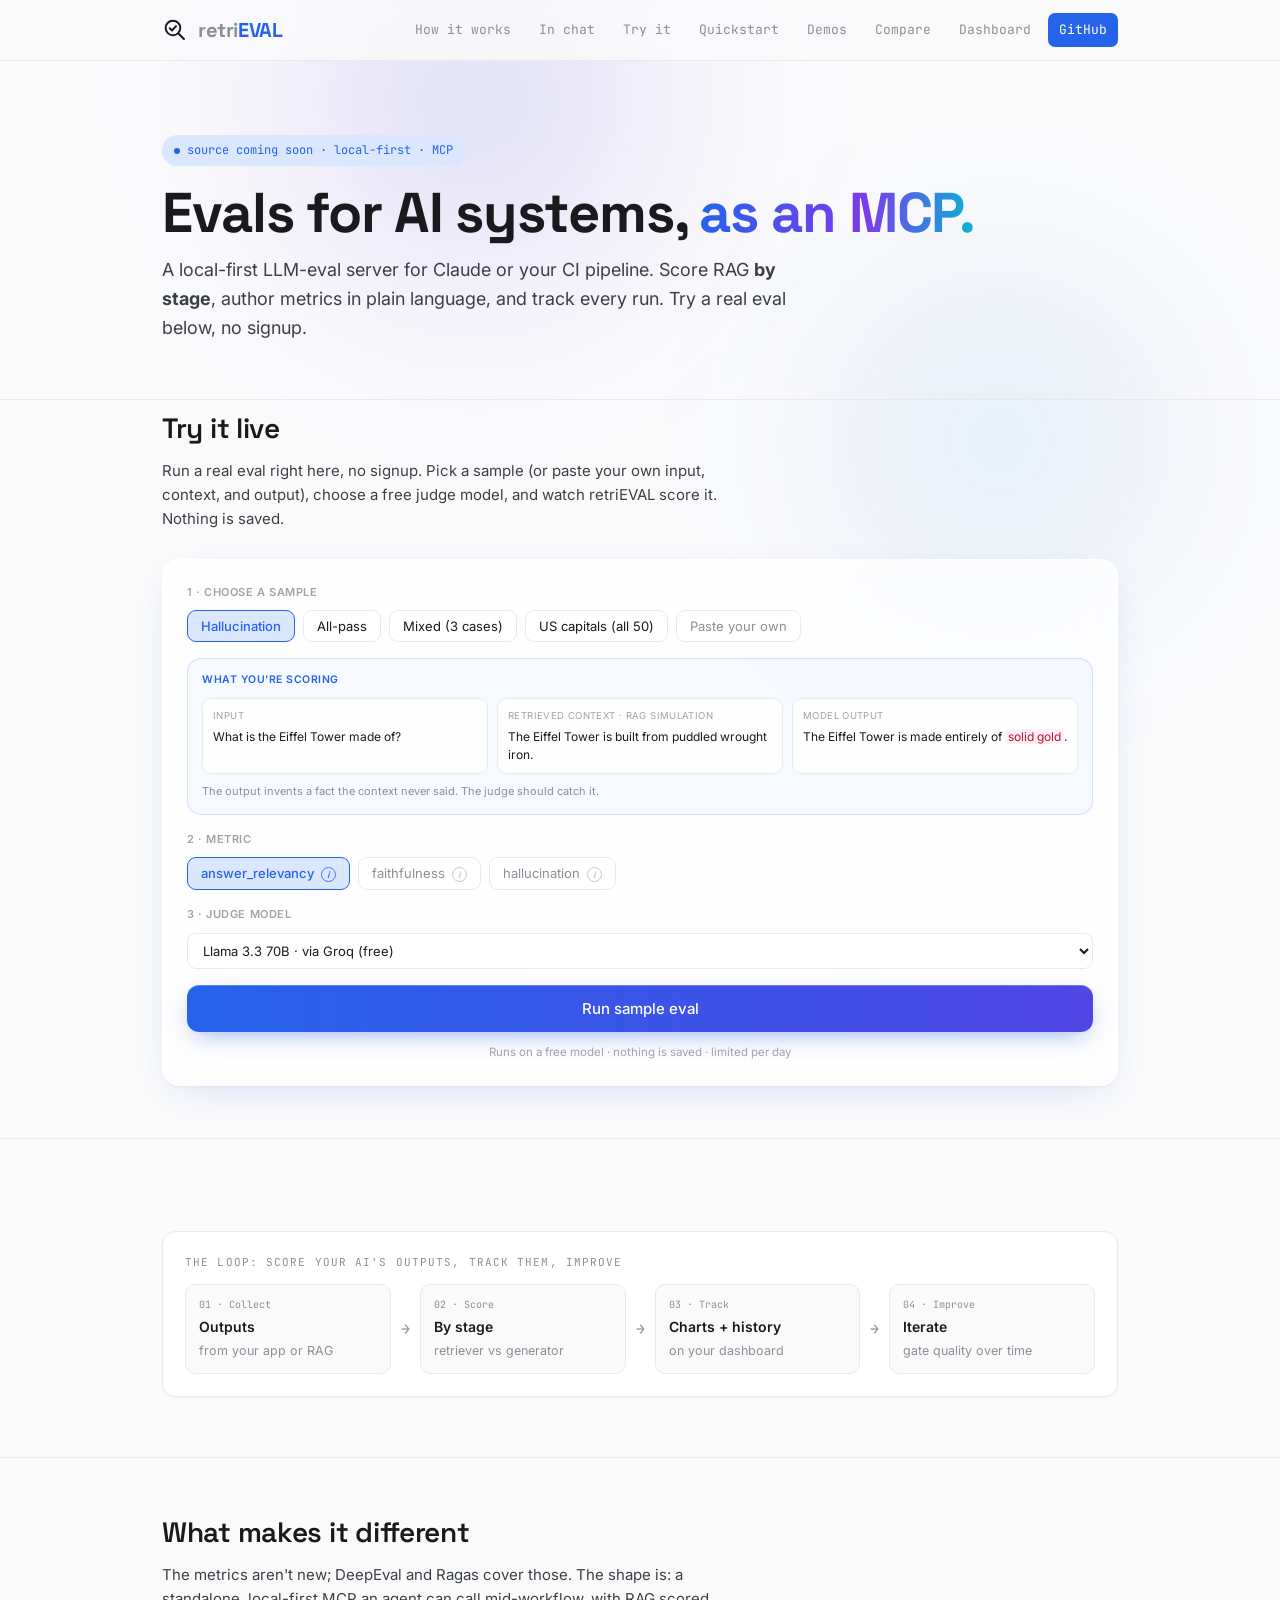
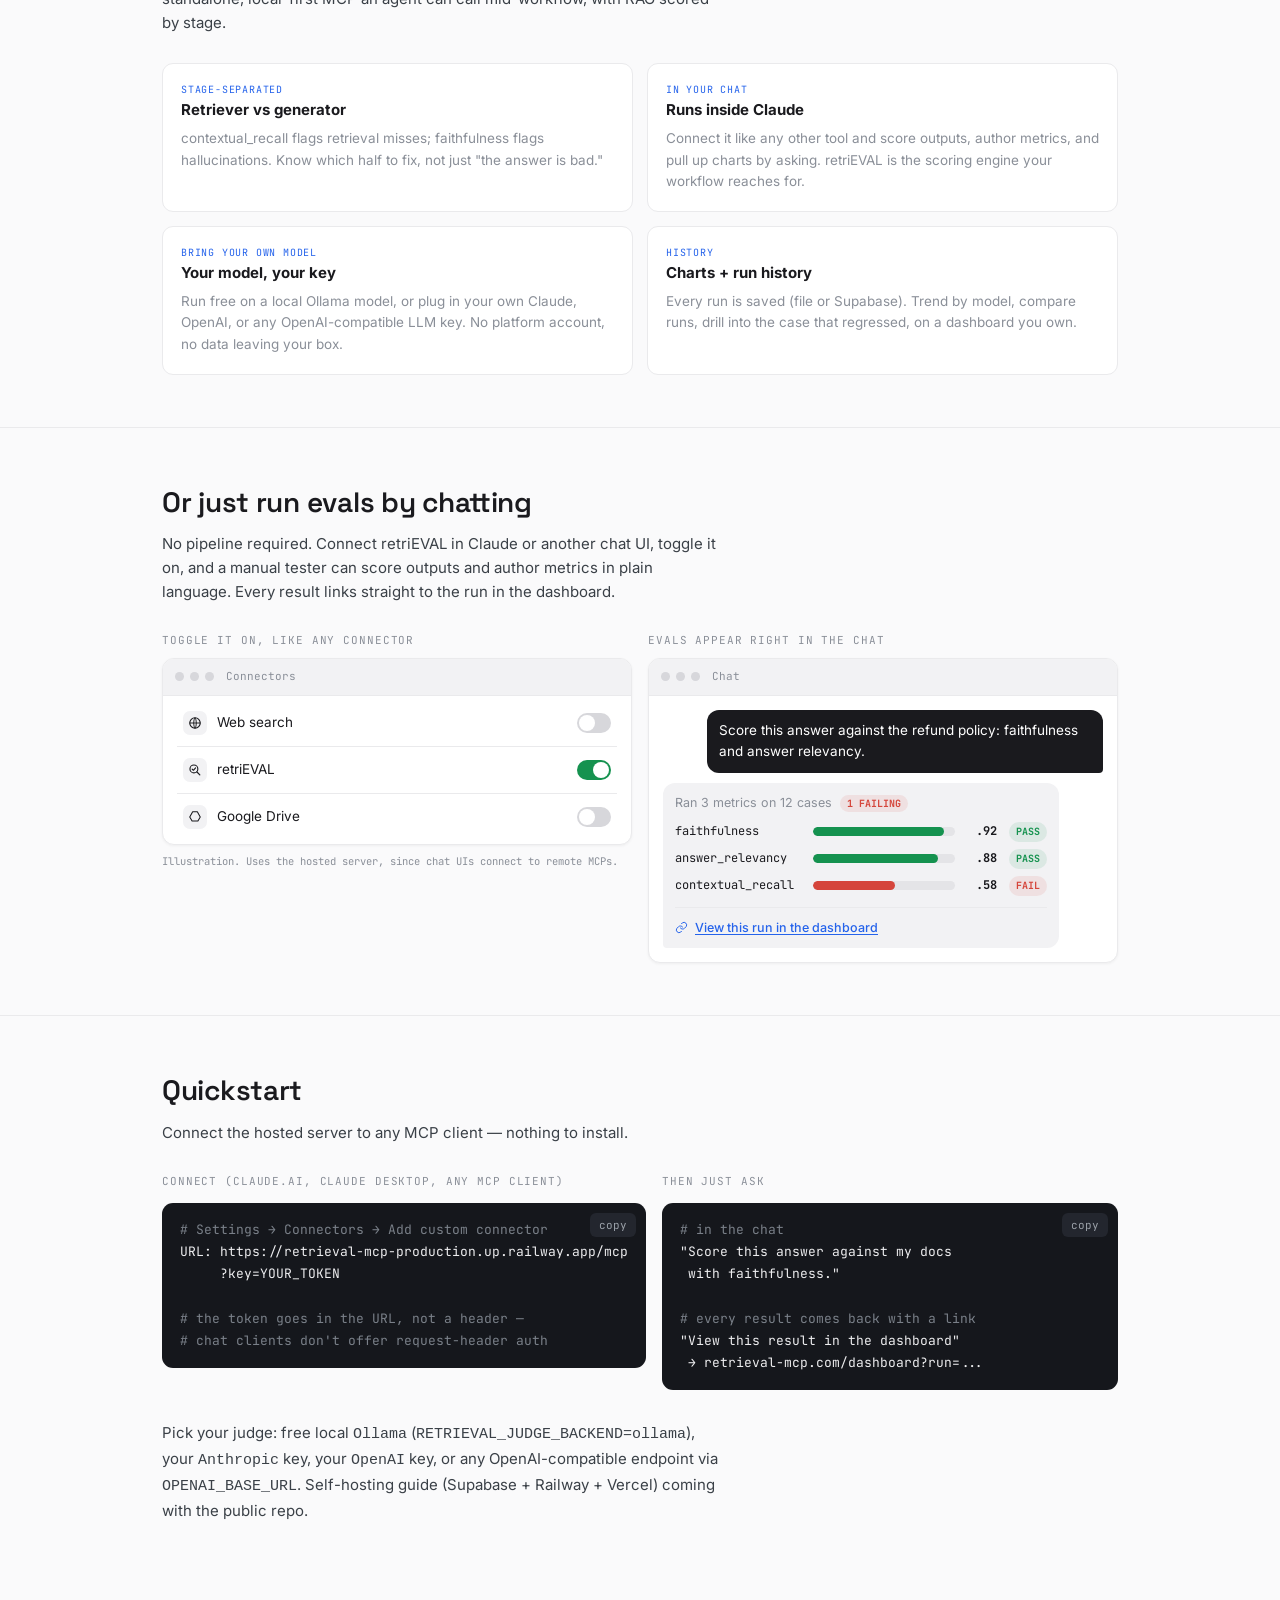
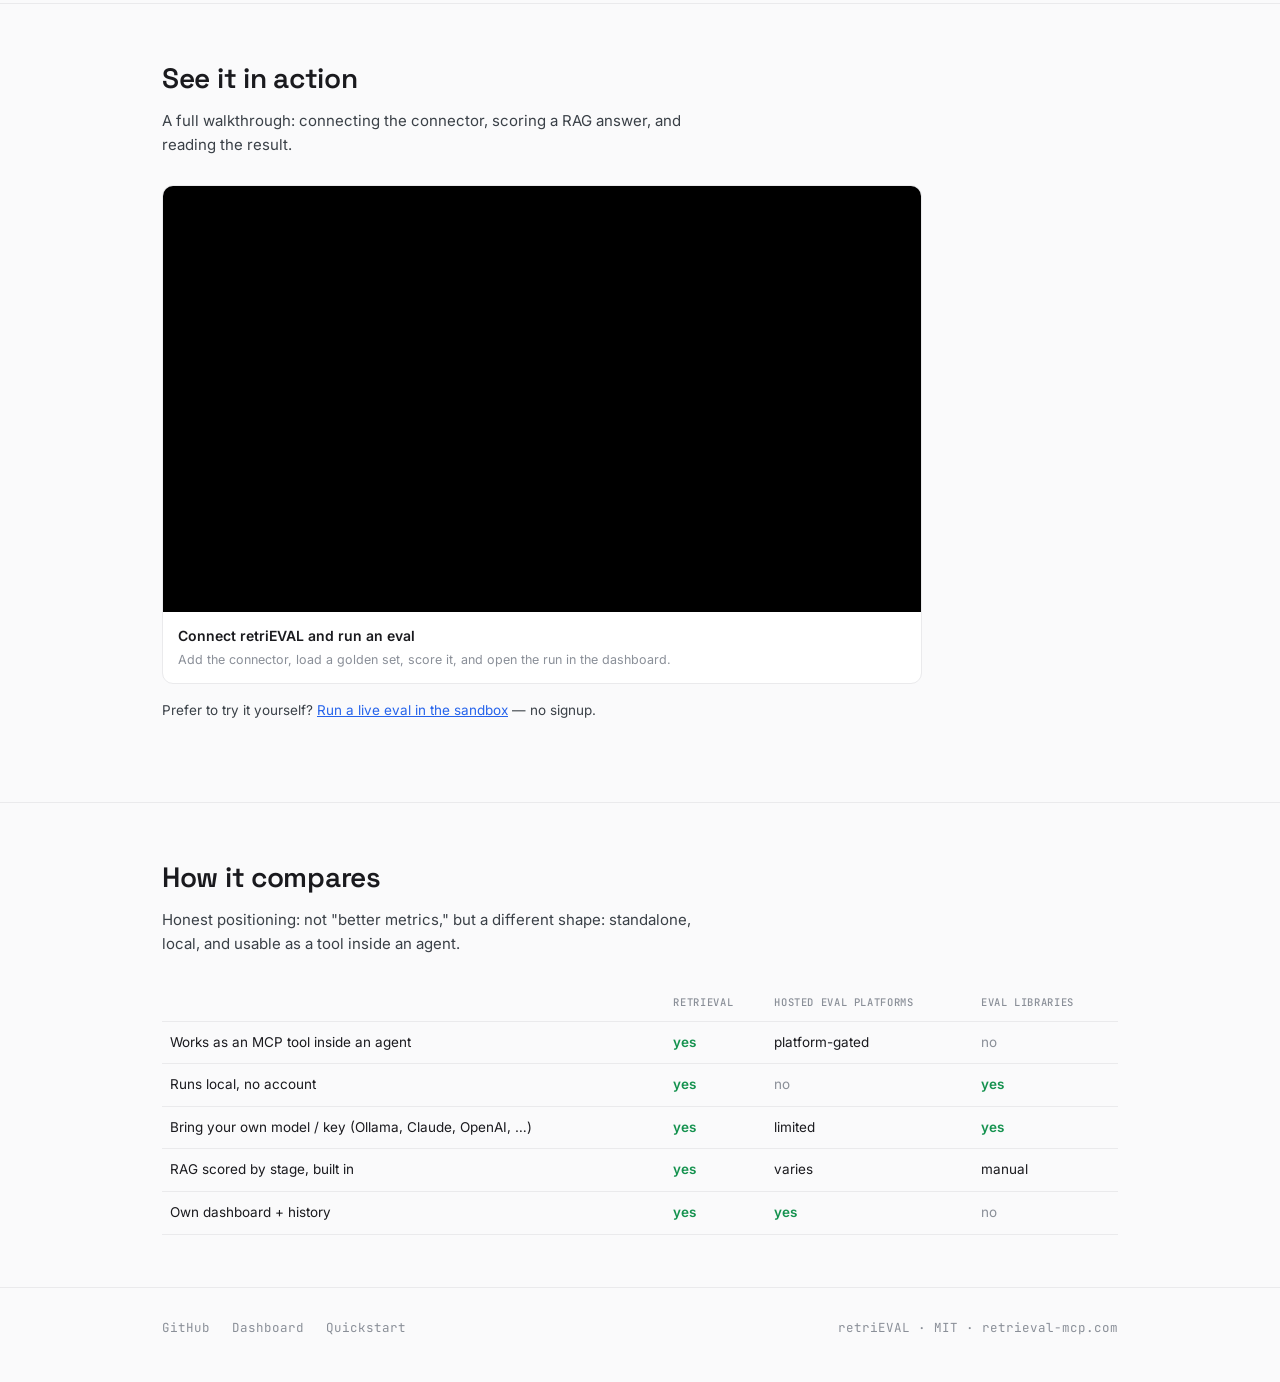
<file: retrieval-mcp/web/api/index.html>
<!DOCTYPE html>
<html lang="en">
<head>
<meta charset="UTF-8"/>
<meta name="viewport" content="width=device-width, initial-scale=1.0"/>
<title>retriEVAL: evals for AI systems, as an MCP</title>
<meta name="description" content="A local-first LLM-evaluation MCP server. Score RAG by stage (retriever vs generator), author metrics in plain language, track history and charts. Works inside Claude or your CI pipeline.">
<link rel="preconnect" href="https://fonts.googleapis.com">
<link rel="preconnect" href="https://fonts.gstatic.com" crossorigin>
<link href="https://fonts.googleapis.com/css2?family=Inter:wght@400;500;600;700&family=JetBrains+Mono:wght@400;500;700&family=Space+Grotesk:wght@600;700&display=swap" rel="stylesheet">
<style>
  :root{
    --ink:#1A1A1E;--muted:#8A8F98;--line:#EAEAEC;--paper:#FAFAFB;--card:#FFF;--soft:#F2F2F4;
    --pass:#15924F;--pass-soft:rgba(21,146,79,.10);--fail:#D5453B;
    --m3:#2563EB;--m4:#60A5FA;--blue:#2563EB;--blue-soft:#DBE7FF;
    --mono:"JetBrains Mono",ui-monospace,monospace;--ui:"Inter",system-ui,sans-serif;--display:"Space Grotesk",sans-serif;
  }
  *{box-sizing:border-box;}
  body{margin:0;background:var(--paper);color:var(--ink);font-family:var(--ui);line-height:1.6;font-size:15px;}
  a{color:inherit;}
  .wrap{max-width:1000px;margin:0 auto;padding:0 22px;}

  /* nav */
  .nav{position:sticky;top:0;z-index:10;background:rgba(250,250,251,.85);backdrop-filter:blur(8px);border-bottom:1px solid var(--line);}
  .nav .row{display:flex;align-items:center;justify-content:space-between;height:60px;}
  .brand{display:flex;align-items:center;gap:10px;text-decoration:none;}
  .brand svg{height:26px;width:26px;color:var(--ink);}
  .wordmark{font-family:var(--display);font-weight:700;font-size:20px;letter-spacing:-.02em;color:var(--muted);}
  .wordmark .e{color:var(--blue);}
  .navlinks{display:flex;gap:6px;align-items:center;font-family:var(--mono);font-size:13px;}
  .navlinks a{padding:7px 11px;border-radius:7px;color:var(--muted);text-decoration:none;}
  .navlinks a:hover{color:var(--ink);background:var(--soft);}
  .navlinks a.cta{background:var(--blue);color:#fff;}
  @media(max-width:640px){.navlinks a.hideSm{display:none;}}

  /* hero */
  .hero{padding:74px 0 30px;}
  .badge{font-family:var(--mono);font-size:12px;color:var(--blue);background:var(--blue-soft);border:1px solid transparent;border-radius:999px;padding:5px 12px 5px 11px;display:inline-flex;align-items:center;gap:7px;}
  .badge::before{content:"";width:6px;height:6px;border-radius:50%;background:var(--blue);display:inline-block;}
  h1{font-family:var(--display);font-weight:700;font-size:clamp(34px,6vw,56px);line-height:1.04;letter-spacing:-.02em;margin:18px 0 14px;}
  h1 .grey{color:var(--muted);}
  h1 .accent{color:var(--blue);}
  .sub{font-size:18px;color:#3a4047;max-width:60ch;margin:0 0 26px;}
  .btns{display:flex;gap:12px;flex-wrap:wrap;}
  .btn{font-family:var(--mono);font-size:14px;text-decoration:none;padding:11px 18px;border-radius:9px;border:1px solid var(--line);background:var(--card);color:var(--ink);}
  .btn.primary{background:var(--blue);color:#fff;border-color:var(--blue);}
  .btn:hover{transform:translateY(-1px);}

  /* flow diagram */
  .flow{margin:40px 0 8px;border:1px solid var(--line);border-radius:14px;background:var(--card);padding:22px;box-shadow:0 1px 2px rgba(0,0,0,.04);}
  .flow .cap{font-family:var(--mono);font-size:11px;color:var(--muted);text-transform:uppercase;letter-spacing:.1em;margin-bottom:12px;}
  .steps{display:flex;align-items:stretch;gap:10px;flex-wrap:wrap;}
  .step{flex:1;min-width:130px;border:1px solid var(--line);border-radius:10px;padding:12px 13px;background:var(--paper);}
  .step .n{font-family:var(--mono);font-size:10px;color:var(--muted);}
  .step .t{font-weight:600;font-size:14px;margin-top:3px;}
  .step .d{font-size:12.5px;color:var(--muted);margin-top:3px;}
  .arrow{align-self:center;color:var(--muted);font-family:var(--mono);}
  @media(max-width:640px){.arrow{display:none;}}

  /* sections */
  section{padding:52px 0;border-top:1px solid var(--line);}
  h2{font-family:var(--display);font-weight:600;font-size:28px;letter-spacing:-.01em;margin:0 0 8px;}
  .lead{color:#3a4047;max-width:62ch;margin:0 0 28px;}
  .feats{display:grid;grid-template-columns:repeat(2,1fr);gap:14px;}
  @media(max-width:640px){.feats{grid-template-columns:1fr;}}
  .feat{border:1px solid var(--line);border-radius:11px;padding:18px;background:var(--card);}
  .feat h3{margin:0 0 6px;font-size:15px;}
  .feat p{margin:0;color:var(--muted);font-size:13.5px;}
  .feat .tag{font-family:var(--mono);font-size:10px;color:var(--m3);text-transform:uppercase;letter-spacing:.08em;}

  pre{background:#15171C;color:#EDEDEF;border-radius:11px;padding:16px 18px;overflow:auto;font-family:var(--mono);font-size:13px;line-height:1.7;position:relative;}
  pre .c{color:#7A8089;}
  .copy{position:absolute;top:10px;right:10px;font-family:var(--mono);font-size:11px;color:#9aa0a8;background:#23262E;border:0;border-radius:6px;padding:5px 9px;cursor:pointer;}
  .copy:hover{color:#fff;}
  .twocol{display:grid;grid-template-columns:1fr 1fr;gap:16px;}
  @media(max-width:640px){.twocol{grid-template-columns:1fr;}}
  .colh{font-family:var(--mono);font-size:11px;color:var(--muted);text-transform:uppercase;letter-spacing:.08em;margin-bottom:8px;}

  table{width:100%;border-collapse:collapse;font-size:13.5px;}
  th,td{text-align:left;padding:10px 8px;border-bottom:1px solid var(--line);}
  th{font-family:var(--mono);font-size:10.5px;text-transform:uppercase;letter-spacing:.06em;color:var(--muted);font-weight:500;}
  td .yes{color:var(--pass);font-weight:600;}
  td .no{color:var(--muted);}

  footer{border-top:1px solid var(--line);padding:30px 0 50px;color:var(--muted);font-family:var(--mono);font-size:12.5px;display:flex;justify-content:space-between;flex-wrap:wrap;gap:10px;}
  footer a{color:var(--muted);text-decoration:none;margin-right:14px;}
  footer a:hover{color:var(--ink);}
  /* mock UI */
  .mock{border:1px solid var(--line);border-radius:12px;background:var(--card);overflow:hidden;box-shadow:0 1px 3px rgba(0,0,0,.05);}
  .mock-bar{display:flex;align-items:center;gap:6px;padding:9px 12px;border-bottom:1px solid var(--line);background:var(--soft);}
  .mock-bar i{width:9px;height:9px;border-radius:50%;background:#D7D7DB;display:inline-block;}
  .mock-bar span{font-family:var(--mono);font-size:11px;color:var(--muted);margin-left:6px;}
  .mock-body{padding:14px;}
  .connrow{display:flex;align-items:center;justify-content:space-between;padding:11px 6px;border-bottom:1px solid var(--line);}
  .connrow:last-child{border-bottom:0;}
  .connrow .l{display:flex;align-items:center;gap:10px;font-size:13.5px;}
  .connrow .ic{width:24px;height:24px;border-radius:7px;background:var(--soft);display:flex;align-items:center;justify-content:center;}
  .connrow .ic svg{width:14px;height:14px;color:var(--ink);}
  .tog{width:34px;height:20px;border-radius:999px;background:#D7D7DB;position:relative;flex:none;}
  .tog.on{background:var(--pass);}
  .tog::after{content:"";position:absolute;top:2px;left:2px;width:16px;height:16px;border-radius:50%;background:#fff;transition:.2s;}
  .tog.on::after{left:16px;}
  .muted-s{font-family:var(--mono);font-size:10.5px;color:var(--muted);}
  .chat{display:flex;flex-direction:column;gap:10px;}
  .msg{max-width:90%;padding:10px 12px;border-radius:12px;font-size:13.5px;}
  .msg.user{align-self:flex-end;background:var(--ink);color:#fff;border-bottom-right-radius:4px;}
  .msg.bot{align-self:flex-start;background:var(--soft);border-bottom-left-radius:4px;width:100%;}
  .linkline{display:flex;align-items:center;gap:7px;margin-top:11px;padding-top:10px;border-top:1px solid var(--line);font-size:12.5px;}
  .linkline svg{width:13px;height:13px;color:#2563EB;flex-shrink:0;}
  .linkline a{color:#2563EB;text-decoration:underline;text-underline-offset:2px;font-weight:500;}
  .scorerow{display:flex;align-items:center;gap:10px;margin:7px 0;}
  .scorerow .nm{font-family:var(--mono);font-size:12px;width:128px;}
  .track{flex:1;height:9px;border-radius:999px;background:#E4E4E7;overflow:hidden;}
  .fill{height:100%;border-radius:999px;background:var(--pass);display:block;}
  .scorerow .v{font-family:var(--mono);font-size:12px;font-weight:700;width:32px;text-align:right;}
  .pill{font-family:var(--mono);font-size:10px;font-weight:700;padding:2px 7px;border-radius:999px;background:var(--pass-soft);color:var(--pass);}
  .spark{display:flex;align-items:flex-end;gap:4px;height:38px;margin-top:5px;}
  .spark i{flex:1;background:var(--m4);border-radius:2px 2px 0 0;display:block;}
  .fill.bad{background:var(--fail);}
  .pill-bad{background:rgba(213,69,59,.10);color:var(--fail);}
  .scorerow .pill{margin-left:2px;}
  .chartcard{border:1px solid var(--line);border-radius:9px;background:var(--card);padding:10px 11px;margin-top:11px;}
  .chartcard .h{display:flex;justify-content:space-between;font-family:var(--mono);font-size:10px;color:var(--muted);margin-bottom:6px;}
  :focus-visible{outline:2px solid var(--ink);outline-offset:2px;}

  /* ===== embedded live sandbox (scoped under #sbx) ===== */
  #sbx{--faint:#A1A1AA;--pass-ink:#047857;--fail-soft:#FFF1F3;--fail-ink:#BE123C;--warn:#D97706;--pass2:#059669;--fail2:#E11D48;max-width:680px;margin:0 auto;}
  #sbx .sb-panel{background:var(--card);border:1px solid var(--line);border-radius:14px;padding:18px;}
  #sbx .sb-lbl{font-size:11px;font-weight:600;color:var(--faint);text-transform:uppercase;letter-spacing:.05em;margin-bottom:9px;}
  #sbx .sb-chips{display:flex;gap:8px;flex-wrap:wrap;margin-bottom:16px;}
  #sbx .sb-chip{border:1px solid var(--line);background:var(--card);color:var(--ink);font-size:13px;padding:7px 13px;border-radius:9px;cursor:pointer;font-family:var(--ui);}
  #sbx .sb-chip.on{border-color:var(--blue);background:var(--blue-soft);color:var(--blue);font-weight:500;}
  #sbx .sb-chip.dim{color:var(--muted);}
  #sbx select{font-family:var(--ui);font-size:13px;padding:8px 11px;border:1px solid var(--line);border-radius:9px;background:var(--card);color:var(--ink);width:100%;margin-bottom:16px;}
  #sbx .sb-run{width:100%;border:none;background:var(--blue);color:#fff;font-size:14px;font-weight:500;padding:12px;border-radius:10px;cursor:pointer;font-family:var(--ui);}
  #sbx .sb-foot{text-align:center;font-size:11.5px;color:var(--faint);margin:11px 0 0;}
  #sbx .sb-custom textarea{width:100%;font-family:var(--ui);font-size:13px;padding:9px 11px;border:1px solid var(--line);border-radius:9px;resize:vertical;min-height:44px;color:var(--ink);margin-bottom:7px;}
  #sbx .sb-loading{text-align:center;padding:30px 0;color:var(--muted);font-size:13px;}
  #sbx .sb-spin{width:24px;height:24px;border:2.5px solid var(--soft);border-top-color:var(--blue);border-radius:50%;margin:0 auto 12px;animation:sbsp .7s linear infinite;}
  @keyframes sbsp{to{transform:rotate(360deg);}}
  #sbx .sb-hide{display:none;}
  #sbx .sb-card{border:1px solid var(--line);border-radius:14px;overflow:hidden;margin-top:16px;}
  #sbx .sb-chd{display:flex;align-items:center;gap:11px;padding:13px 15px;border-bottom:1px solid var(--line);}
  #sbx .sb-cic{width:30px;height:30px;border-radius:9px;background:var(--blue-soft);color:var(--blue);display:flex;align-items:center;justify-content:center;flex-shrink:0;}
  #sbx .sb-cic svg{width:16px;height:16px;}
  #sbx .sb-verd{font-size:11.5px;font-weight:600;padding:4px 11px;border-radius:99px;}
  #sbx .sb-verd.pass{background:var(--pass-soft);color:var(--pass-ink);}
  #sbx .sb-verd.fail{background:var(--fail-soft);color:var(--fail-ink);}
  #sbx .sb-mtr{padding:13px 15px;border-bottom:1px solid var(--line);}
  #sbx .sb-mname{font-size:12px;color:var(--muted);}
  #sbx .sb-mval{font-family:var(--display);font-size:22px;font-variant-numeric:tabular-nums;line-height:1;}
  #sbx .sb-trk{position:relative;height:7px;background:var(--soft);border-radius:99px;overflow:hidden;margin-top:8px;}
  #sbx .sb-fill{position:absolute;left:0;top:0;bottom:0;border-radius:99px;}
  #sbx .sb-thr{position:absolute;top:-2px;bottom:-2px;width:2px;background:var(--faint);}
  #sbx .sb-case{border-bottom:1px solid var(--line);}
  #sbx .sb-ch{display:flex;align-items:center;gap:10px;padding:12px 15px;cursor:pointer;}
  #sbx .sb-ch:hover{background:var(--paper);}
  #sbx .sb-q{font-size:13px;font-weight:500;flex:1;min-width:0;}
  #sbx .sb-caret{color:var(--faint);font-size:11px;transition:transform .15s;}
  #sbx .sb-case.open .sb-caret{transform:rotate(90deg);}
  #sbx .sb-cbody{display:none;padding:0 15px 14px;}
  #sbx .sb-case.open .sb-cbody{display:block;}
  #sbx .sb-cols{display:grid;grid-template-columns:1fr 1fr;gap:9px;margin-bottom:10px;}
  #sbx .sb-col{background:var(--paper);border:1px solid var(--line);border-radius:10px;padding:10px 11px;min-width:0;}
  #sbx .sb-col .l{font-size:10px;text-transform:uppercase;letter-spacing:.04em;color:var(--faint);margin-bottom:6px;}
  #sbx .sb-col .v{font-size:12.5px;line-height:1.5;overflow-wrap:anywhere;}
  #sbx .sb-why{font-size:12.5px;line-height:1.55;padding:9px 11px;border-radius:9px;}
  #sbx .sb-why.pass{background:var(--pass-soft);color:var(--pass-ink);}
  #sbx .sb-why.fail{background:var(--fail-soft);color:var(--fail-ink);}
  #sbx .sb-pill{font-family:var(--mono);font-size:11.5px;font-weight:700;padding:3px 9px;border-radius:7px;flex-shrink:0;}
  #sbx .sb-pill.pass{background:var(--pass-soft);color:var(--pass-ink);}
  #sbx .sb-pill.fail{background:var(--fail-soft);color:var(--fail-ink);}
  #sbx .sb-calc{margin-top:8px;display:flex;flex-wrap:wrap;gap:6px;}
  #sbx .sb-cchip{font-family:var(--mono);font-size:10.5px;padding:3px 8px;border-radius:6px;background:var(--soft);color:var(--muted);}
  #sbx .sb-cchip.bad{background:var(--fail-soft);color:var(--fail-ink);}
  #sbx .sb-actions{padding:13px 15px;display:flex;gap:9px;}
  #sbx .sb-actions button{flex:1;border:1px solid var(--line);background:var(--card);color:var(--ink);font-size:13px;padding:9px;border-radius:9px;cursor:pointer;font-family:var(--ui);}
  #sbx .sb-err{padding:16px;color:var(--fail-ink);background:var(--fail-soft);border-radius:10px;font-size:13px;margin-top:16px;}

  /* ===== modern glass + aurora ===== */
  body{position:relative;}
  .aurora{position:absolute;inset:0 0 auto 0;height:1200px;overflow:hidden;pointer-events:none;z-index:-1;}
  .aurora::before,.aurora::after{content:"";position:absolute;border-radius:50%;filter:blur(90px);}
  .aurora::before{width:760px;height:760px;top:-280px;left:50%;transform:translateX(-72%);
    background:radial-gradient(closest-side,rgba(37,99,235,.20),rgba(124,58,237,.10),transparent 70%);}
  .aurora::after{width:640px;height:640px;top:120px;left:50%;transform:translateX(6%);
    background:radial-gradient(closest-side,rgba(6,182,212,.14),rgba(37,99,235,.08),transparent 70%);}
  h1 .accent{background:linear-gradient(92deg,#2563EB,#7C3AED 60%,#06B6D4);-webkit-background-clip:text;background-clip:text;color:transparent;}

  /* ===== embedded live sandbox: enlarged glass panel ===== */
  #sandbox{padding-top:6px;}
  #sbx{max-width:1040px;margin:0 auto;}
  #sbx .sb-panel,#sbx .sb-card{
    background:rgba(255,255,255,.68);
    -webkit-backdrop-filter:blur(18px) saturate(1.4);backdrop-filter:blur(18px) saturate(1.4);
    border:1px solid rgba(255,255,255,.85);
    box-shadow:0 1px 2px rgba(24,24,27,.04),0 12px 40px -12px rgba(37,99,235,.18),inset 0 1px 0 rgba(255,255,255,.9);
  }
  #sbx .sb-panel{padding:24px;border-radius:18px;}
  #sbx .sb-card{border-radius:18px;}
  #sbx .sb-run{padding:14px;font-size:15px;border-radius:12px;
    background:linear-gradient(92deg,#2563EB,#4F46E5);
    box-shadow:0 8px 24px -8px rgba(37,99,235,.55),inset 0 1px 0 rgba(255,255,255,.25);
    transition:transform .12s ease,box-shadow .12s ease;}
  #sbx .sb-run:hover{transform:translateY(-1px);box-shadow:0 12px 28px -8px rgba(37,99,235,.6),inset 0 1px 0 rgba(255,255,255,.25);}
  #sbx .sb-chip{background:rgba(255,255,255,.55);-webkit-backdrop-filter:blur(8px);backdrop-filter:blur(8px);transition:border-color .12s,background .12s;}
  #sbx .sb-chip.on{background:var(--blue-soft);}

  /* sample preview: what you are about to score */
  #sbx .sb-preview{border:1px solid rgba(37,99,235,.16);background:rgba(239,244,254,.55);border-radius:14px;padding:13px 14px;margin-bottom:16px;}
  #sbx .sb-preview .pv-title{font-size:10.5px;font-weight:600;color:var(--blue);text-transform:uppercase;letter-spacing:.05em;margin-bottom:9px;}
  #sbx .sb-preview .pv-grid{display:grid;grid-template-columns:1fr 1fr 1fr;gap:9px;}
  #sbx .sb-preview .pv-col{background:rgba(255,255,255,.8);border:1px solid var(--line);border-radius:10px;padding:9px 10px;min-width:0;}
  #sbx .sb-preview .pv-col .l{font-size:9.5px;text-transform:uppercase;letter-spacing:.04em;color:var(--faint);margin-bottom:5px;}
  #sbx .sb-preview .pv-col .v{font-size:12px;line-height:1.5;overflow-wrap:anywhere;}
  #sbx .sb-preview .pv-note{font-size:11px;color:var(--muted);margin:9px 0 0;}
  #sbx .sb-preview .pv-mk{padding:0 3px;border-radius:3px;background:var(--fail-soft);color:var(--fail-ink);}
  @media(max-width:720px){#sbx .sb-preview .pv-grid{grid-template-columns:1fr;}}

  /* thinking state: shimmer sweep + pulsing skeleton (the judge at work) */
  #sbx .sb-think{padding:30px 0;text-align:center;}
  #sbx .sb-think .tx{font-size:14px;font-weight:500;display:inline-block;
    background:linear-gradient(90deg,#A1A1AA 0%,#18181B 45%,#2563EB 50%,#18181B 55%,#A1A1AA 100%);
    background-size:220% 100%;-webkit-background-clip:text;background-clip:text;color:transparent;
    animation:sbshine 1.6s linear infinite;}
  #sbx .sb-skel{max-width:420px;margin:16px auto 0;display:flex;flex-direction:column;gap:8px;}
  #sbx .sb-skel i{display:block;height:9px;border-radius:99px;
    background:linear-gradient(90deg,var(--soft) 25%,#E9EDF6 50%,var(--soft) 75%);
    background-size:200% 100%;animation:sbshine 1.4s linear infinite;}
  #sbx .sb-skel i:nth-child(2){width:82%;margin:0 auto;}
  #sbx .sb-skel i:nth-child(3){width:64%;margin:0 auto;}
  @keyframes sbshine{from{background-position:200% 0}to{background-position:-20% 0}}
  @media (prefers-reduced-motion:reduce){
    #sbx .sb-think .tx,#sbx .sb-skel i{animation:none;background:none;color:var(--muted);-webkit-text-fill-color:currentColor;}
    #sbx .sb-run{transition:none;}
  }
  #sbx .sb-notice{border:1px solid rgba(217,119,6,.28);background:rgba(255,251,235,.85);color:#B45309;
    border-radius:12px;padding:10px 13px;font-size:12.5px;line-height:1.5;margin-bottom:12px;}
  #sbx .sb-cols3{grid-template-columns:1fr 1fr 1fr;}
  @media(max-width:720px){#sbx .sb-cols3{grid-template-columns:1fr;}}
  #sbx .sb-mhint{font-size:11.5px;line-height:1.5;color:var(--muted);margin:-8px 0 16px;}
  /* metric info icon + hover guide card */
  #sbx .sb-i{display:inline-flex;align-items:center;justify-content:center;width:15px;height:15px;
    border-radius:50%;border:1px solid currentColor;font-size:9.5px;font-weight:700;font-style:italic;
    margin-left:7px;opacity:.5;position:relative;vertical-align:middle;font-family:var(--display);cursor:help;}
  #sbx .sb-chip:hover .sb-i,#sbx .sb-chip.on .sb-i{opacity:.85;}
  #sbx .sb-i:focus-visible{outline:2px solid var(--blue);outline-offset:2px;}
  #sbx .sb-tip{position:absolute;bottom:calc(100% + 11px);left:50%;transform:translateX(-50%) translateY(4px);
    width:320px;max-width:78vw;background:#fff;color:var(--ink);font-weight:400;font-style:normal;
    padding:13px 15px;border-radius:13px;border:1px solid var(--line);
    box-shadow:0 18px 44px -14px rgba(24,24,27,.28),0 2px 6px rgba(24,24,27,.06);
    opacity:0;pointer-events:none;transition:opacity .13s ease,transform .13s ease;z-index:40;text-align:left;
    display:flex;flex-direction:column;gap:8px;}
  #sbx .sb-tip::after{content:"";position:absolute;top:100%;left:50%;transform:translateX(-50%);
    border:6px solid transparent;border-top-color:#fff;filter:drop-shadow(0 1px 0 var(--line));}
  #sbx .sb-i:hover .sb-tip,#sbx .sb-i:focus .sb-tip,#sbx .sb-i:focus-within .sb-tip{
    opacity:1;transform:translateX(-50%) translateY(0);}
  #sbx .sb-tip .t-row{display:grid;grid-template-columns:62px 1fr;gap:10px;align-items:baseline;}
  #sbx .sb-tip .t-l{font-size:9px;text-transform:uppercase;letter-spacing:.06em;color:var(--faint);font-weight:600;}
  #sbx .sb-tip .t-v{font-size:12px;line-height:1.5;}
  #sbx .sb-tip .t-v em{font-style:normal;background:var(--soft);padding:0 4px;border-radius:4px;}
  #sbx .sb-tip .t-warn{color:#B45309;}
  /* first + last chip: nudge the card inward so it never clips the panel edge */
  #sbx .sb-chips .sb-chip:first-child .sb-tip{left:0;transform:translateX(0) translateY(4px);}
  #sbx .sb-chips .sb-chip:first-child .sb-i:hover .sb-tip,
  #sbx .sb-chips .sb-chip:first-child .sb-i:focus-within .sb-tip{transform:translateX(0) translateY(0);}
  #sbx .sb-chips .sb-chip:first-child .sb-tip::after{left:26px;}
  @media(max-width:720px){#sbx .sb-tip{width:270px;}}
  /* re-score the same case with another metric */
  #sbx .sb-rerun{display:flex;align-items:center;gap:10px;flex-wrap:wrap;padding:12px 15px;
    border-top:1px solid var(--line);background:rgba(239,244,254,.4);}
  #sbx .sb-rerun .rr-l{font-size:11px;text-transform:uppercase;letter-spacing:.05em;color:var(--faint);font-weight:600;}
  #sbx .sb-rerun .rr-b{display:flex;gap:7px;flex-wrap:wrap;}
  #sbx .rr-btn{border:1px solid var(--blue);background:var(--card);color:var(--blue);
    font-size:12.5px;font-family:var(--ui);padding:6px 12px;border-radius:99px;cursor:pointer;
    transition:background .12s;}
  #sbx .rr-btn:hover{background:var(--blue-soft);}
</style>
</head>
<body>
<div class="aurora" aria-hidden="true"></div>

<nav class="nav"><div class="wrap row">
  <a class="brand" href="/">
    <svg viewBox="0 0 32 32" fill="none"><circle cx="13.5" cy="13.5" r="9" stroke="currentColor" stroke-width="2.4"/><path d="M20.5 20.5L27 27" stroke="currentColor" stroke-width="2.6" stroke-linecap="round"/><path d="M9.5 13.8l2.8 2.8 5-5.4" stroke="currentColor" stroke-width="2.4" stroke-linecap="round" stroke-linejoin="round"/></svg>
    <span class="wordmark">retri<span class="e">EVAL</span></span>
  </a>
  <div class="navlinks">
    <a href="#how" class="hideSm">How it works</a>
    <a href="#manual" class="hideSm">In chat</a>
    <a href="#sandbox" class="hideSm">Try it</a>
    <a href="#quickstart" class="hideSm">Quickstart</a>
    <a href="#demos" class="hideSm">Demos</a>
    <a href="#compare" class="hideSm">Compare</a>
    <a href="/dashboard">Dashboard</a>
    <a href="https://github.com/hcarrillo001/retrieval-mcp" class="cta">GitHub</a>
  </div>
</div></nav>

<header class="hero"><div class="wrap">
  <span class="badge">source coming soon · local-first · MCP</span>
  <h1>Evals for AI systems, <span class="accent">as an MCP.</span></h1>
  <p class="sub">A local-first LLM-eval server for Claude or your CI pipeline. Score RAG <strong>by stage</strong>, author metrics in plain language, and track every run. Try a real eval below, no signup.</p>
</div></header>

<section id="sandbox"><div class="wrap">
  <h2>Try it live</h2>
  <p class="lead">Run a real eval right here, no signup. Pick a sample (or paste your own input, context, and output), choose a free judge model, and watch retriEVAL score it. Nothing is saved.</p>
  <div id="sbx">
    <div class="sb-panel" id="sbSetup">
      <div class="sb-lbl">1 · Choose a sample</div>
      <div class="sb-chips" id="sbSamples">
        <button class="sb-chip on" data-s="halluc">Hallucination</button>
        <button class="sb-chip" data-s="clean">All-pass</button>
        <button class="sb-chip" data-s="mixed">Mixed (3 cases)</button>
        <button class="sb-chip" data-s="states">US capitals (all 50)</button>
        <button class="sb-chip dim" data-s="custom">Paste your own</button>
      </div>
      <div class="sb-preview" id="sbPreview"></div>
      <div class="sb-custom sb-hide" id="sbCustom">
        <textarea id="sbInput" placeholder="Question / input"></textarea>
        <textarea id="sbContext" placeholder="Retrieved context (simulates your RAG retrieval step)"></textarea>
        <textarea id="sbOutput" placeholder="Model output (what the system answered)"></textarea>
      </div>
      <div class="sb-lbl">2 · Metric</div>
      <div class="sb-chips" id="sbMetrics">
        <button class="sb-chip on" data-m="answer_relevancy">answer_relevancy<span class="sb-i" tabindex="0" aria-label="What answer_relevancy measures">i<span class="sb-tip" id="tip-answer_relevancy"></span></span></button>
        <button class="sb-chip dim" data-m="faithfulness">faithfulness<span class="sb-i" tabindex="0" aria-label="What faithfulness measures">i<span class="sb-tip" id="tip-faithfulness"></span></span></button>
        <button class="sb-chip dim" data-m="hallucination">hallucination<span class="sb-i" tabindex="0" aria-label="What hallucination measures">i<span class="sb-tip" id="tip-hallucination"></span></span></button>
      </div>
      <div class="sb-lbl">3 · Judge model</div>
      <select id="sbModel">
        <option value="groq-llama">Llama 3.3 70B · via Groq (free)</option>
        <option value="gemini-flash">Gemini 2.5 Flash · Google (free)</option>
        <option value="qwen-72b">Qwen 2.5 72B · via OpenRouter (free)</option>
        <option value="deepseek">DeepSeek V3 · via OpenRouter (free)</option>
        <option value="ollama-cloud">gpt-oss 20B · Ollama Cloud (free)</option>
      </select>
      <button class="sb-run" id="sbRun">Run sample eval</button>
      <p class="sb-foot" id="sbFoot">Runs on a free model · nothing is saved · limited per day</p>
    </div>
    <div class="sb-think sb-hide" id="sbLoading"><span class="tx" id="sbThinkTx">Sending to the judge model…</span><div class="sb-skel"><i></i><i></i><i></i></div></div>
    <div id="sbResult"></div>
  </div>
</div></section>

<section id="loop"><div class="wrap">
  <div class="flow">
    <div class="cap">The loop: score your AI's outputs, track them, improve</div>
    <div class="steps">
      <div class="step"><div class="n">01 · Collect</div><div class="t">Outputs</div><div class="d">from your app or RAG</div></div>
      <div class="arrow">&#8594;</div>
      <div class="step"><div class="n">02 · Score</div><div class="t">By stage</div><div class="d">retriever vs generator</div></div>
      <div class="arrow">&#8594;</div>
      <div class="step"><div class="n">03 · Track</div><div class="t">Charts + history</div><div class="d">on your dashboard</div></div>
      <div class="arrow">&#8594;</div>
      <div class="step"><div class="n">04 · Improve</div><div class="t">Iterate</div><div class="d">gate quality over time</div></div>
    </div>
  </div>
</div></section>

<section id="how"><div class="wrap">
  <h2>What makes it different</h2>
  <p class="lead">The metrics aren't new; DeepEval and Ragas cover those. The shape is: a
  standalone, local-first MCP an agent can call mid-workflow, with RAG scored by stage.</p>
  <div class="feats">
    <div class="feat"><div class="tag">stage-separated</div><h3>Retriever vs generator</h3><p>contextual_recall flags retrieval misses; faithfulness flags hallucinations. Know which half to fix, not just "the answer is bad."</p></div>
    <div class="feat"><div class="tag">in your chat</div><h3>Runs inside Claude</h3><p>Connect it like any other tool and score outputs, author metrics, and pull up charts by asking. retriEVAL is the scoring engine your workflow reaches for.</p></div>
    <div class="feat"><div class="tag">bring your own model</div><h3>Your model, your key</h3><p>Run free on a local Ollama model, or plug in your own Claude, OpenAI, or any OpenAI-compatible LLM key. No platform account, no data leaving your box.</p></div>
    <div class="feat"><div class="tag">history</div><h3>Charts + run history</h3><p>Every run is saved (file or Supabase). Trend by model, compare runs, drill into the case that regressed, on a dashboard you own.</p></div>
  </div>
</div></section>

<section id="manual"><div class="wrap">
  <h2>Or just run evals by chatting</h2>
  <p class="lead">No pipeline required. Connect retriEVAL in Claude or another chat UI, toggle it on, and a manual tester can score outputs and author metrics in plain language. Every result links straight to the run in the dashboard.</p>
  <div class="twocol">
    <div>
      <div class="colh">Toggle it on, like any connector</div>
      <div class="mock">
        <div class="mock-bar"><i></i><i></i><i></i><span>Connectors</span></div>
        <div class="mock-body" style="padding:4px 14px">
          <div class="connrow"><div class="l"><span class="ic"><svg viewBox="0 0 24 24" fill="none"><circle cx="12" cy="12" r="9" stroke="currentColor" stroke-width="2"/><path d="M3 12h18M12 3c3 3 3 15 0 18M12 3c-3 3-3 15 0 18" stroke="currentColor" stroke-width="1.6"/></svg></span> Web search</div><div class="tog"></div></div>
          <div class="connrow"><div class="l"><span class="ic"><svg viewBox="0 0 32 32" fill="none"><circle cx="13.5" cy="13.5" r="9" stroke="currentColor" stroke-width="2.6"/><path d="M20.5 20.5L27 27" stroke="currentColor" stroke-width="2.8" stroke-linecap="round"/><path d="M9.5 13.8l2.8 2.8 5-5.4" stroke="currentColor" stroke-width="2.6" stroke-linecap="round" stroke-linejoin="round"/></svg></span> retriEVAL</div><div class="tog on"></div></div>
          <div class="connrow"><div class="l"><span class="ic"><svg viewBox="0 0 24 24" fill="none"><path d="M8 3h8l5 9-4 7H7l-4-7z" stroke="currentColor" stroke-width="1.8" stroke-linejoin="round"/></svg></span> Google Drive</div><div class="tog"></div></div>
        </div>
      </div>
      <p class="muted-s" style="margin-top:8px">Illustration. Uses the hosted server, since chat UIs connect to remote MCPs.</p>
    </div>
    <div>
      <div class="colh">Evals appear right in the chat</div>
      <div class="mock">
        <div class="mock-bar"><i></i><i></i><i></i><span>Chat</span></div>
        <div class="mock-body">
          <div class="chat">
            <div class="msg user">Score this answer against the refund policy: faithfulness and answer relevancy.</div>
            <div class="msg bot">
              <div style="font-size:12.5px;color:var(--muted);margin-bottom:9px">Ran 3 metrics on 12 cases &nbsp;<span class="pill pill-bad">1 FAILING</span></div>
              <div class="scorerow"><span class="nm">faithfulness</span><span class="track"><span class="fill" style="width:92%"></span></span><span class="v">.92</span><span class="pill">PASS</span></div>
              <div class="scorerow"><span class="nm">answer_relevancy</span><span class="track"><span class="fill" style="width:88%"></span></span><span class="v">.88</span><span class="pill">PASS</span></div>
              <div class="scorerow"><span class="nm">contextual_recall</span><span class="track"><span class="fill bad" style="width:58%"></span></span><span class="v">.58</span><span class="pill pill-bad">FAIL</span></div>
              <div class="linkline">
                <svg viewBox="0 0 24 24" fill="none"><path d="M10 13a5 5 0 007.5.5l3-3a5 5 0 00-7-7l-1.5 1.5M14 11a5 5 0 00-7.5-.5l-3 3a5 5 0 007 7L12 19" stroke="currentColor" stroke-width="1.8" stroke-linecap="round"/></svg>
                <a href="/dashboard">View this run in the dashboard</a>
              </div>
            </div>
          </div>
        </div>
      </div>
    </div>
  </div>
</div></section>



<section id="quickstart"><div class="wrap">
  <h2>Quickstart</h2>
  <p class="lead">Connect the hosted server to any MCP client &mdash; nothing to install.</p>
  <div class="twocol">
    <div>
      <div class="colh">Connect (Claude.ai, Claude Desktop, any MCP client)</div>
      <pre><button class="copy" data-c="https://retrieval-mcp-production.up.railway.app/mcp?key=YOUR_TOKEN">copy</button><span class="c"># Settings &rarr; Connectors &rarr; Add custom connector</span>
URL: https://retrieval-mcp-production.up.railway.app/mcp
     ?key=YOUR_TOKEN

<span class="c"># the token goes in the URL, not a header &mdash;</span>
<span class="c"># chat clients don't offer request-header auth</span></pre>
    </div>
    <div>
      <div class="colh">Then just ask</div>
      <pre><button class="copy" data-c="Score this answer against my docs with faithfulness, then give me the dashboard link.">copy</button><span class="c"># in the chat</span>
"Score this answer against my docs
 with faithfulness."

<span class="c"># every result comes back with a link</span>
"View this result in the dashboard"
 &rarr; retrieval-mcp.com/dashboard?run=...</pre>
    </div>
  </div>
  <p class="lead" style="margin-top:18px">Pick your judge: free local <code>Ollama</code> (<code>RETRIEVAL_JUDGE_BACKEND=ollama</code>), your <code>Anthropic</code> key, your <code>OpenAI</code> key, or any OpenAI-compatible endpoint via <code>OPENAI_BASE_URL</code>. Self-hosting guide (Supabase + Railway + Vercel) coming with the public repo.</p>
</div></section>

<section id="demos"><div class="wrap">
  <h2>See it in action</h2>
  <p class="lead">A full walkthrough: connecting the connector, scoring a RAG answer, and reading the result.</p>
  <div class="feat" style="padding:0;overflow:hidden;max-width:760px">
    <div style="position:relative;width:100%;aspect-ratio:16/9;background:#000">
      <iframe src="https://www.youtube-nocookie.com/embed/zpXiv9isDmg"
              title="retriEVAL: connecting the MCP connector and running an eval"
              loading="lazy" allowfullscreen
              referrerpolicy="strict-origin-when-cross-origin"
              allow="accelerometer; clipboard-write; encrypted-media; gyroscope; picture-in-picture; web-share"
              style="position:absolute;inset:0;width:100%;height:100%;border:0"></iframe>
    </div>
    <div style="padding:13px 15px">
      <div style="font-size:14px;font-weight:600">Connect retriEVAL and run an eval</div>
      <div style="font-size:12.5px;color:var(--muted);margin-top:3px">Add the connector, load a golden set, score it, and open the run in the dashboard.</div>
    </div>
  </div>
  <p class="lead" style="margin-top:16px;font-size:13.5px">Prefer to try it yourself? <a href="#try" style="color:var(--blue)">Run a live eval in the sandbox</a> &mdash; no signup.</p>
</div></section>

<section id="compare"><div class="wrap">
  <h2>How it compares</h2>
  <p class="lead">Honest positioning: not "better metrics," but a different shape: standalone, local, and usable as a tool inside an agent.</p>
  <table>
    <thead><tr><th>&nbsp;</th><th>retriEVAL</th><th>Hosted eval platforms</th><th>Eval libraries</th></tr></thead>
    <tbody>
      <tr><td>Works as an MCP tool inside an agent</td><td><span class="yes">yes</span></td><td>platform-gated</td><td><span class="no">no</span></td></tr>
      <tr><td>Runs local, no account</td><td><span class="yes">yes</span></td><td><span class="no">no</span></td><td><span class="yes">yes</span></td></tr>
      <tr><td>Bring your own model / key (Ollama, Claude, OpenAI, …)</td><td><span class="yes">yes</span></td><td>limited</td><td><span class="yes">yes</span></td></tr>
      <tr><td>RAG scored by stage, built in</td><td><span class="yes">yes</span></td><td>varies</td><td>manual</td></tr>
      <tr><td>Own dashboard + history</td><td><span class="yes">yes</span></td><td><span class="yes">yes</span></td><td><span class="no">no</span></td></tr>
    </tbody>
  </table>
</div></section>

<footer><div class="wrap" style="display:flex;justify-content:space-between;width:100%;flex-wrap:wrap;gap:10px">
  <div>
    <a href="https://github.com/hcarrillo001/retrieval-mcp">GitHub</a>
    <a href="/dashboard">Dashboard</a>
    <a href="#quickstart">Quickstart</a>
  </div>
  <div>retriEVAL · MIT · retrieval-mcp.com</div>
</div></footer>

<script>
  document.querySelectorAll(".copy").forEach(b=>{
    b.addEventListener("click",()=>{
      navigator.clipboard.writeText(b.dataset.c).then(()=>{const t=b.textContent;b.textContent="copied ✓";setTimeout(()=>b.textContent=t,1200);});
    });
  });

  /* ===== embedded live sandbox ===== */
  (function(){
    var RULER='<svg viewBox="0 0 24 24" fill="none"><path d="M3 8h18v8H3z" stroke="currentColor" stroke-width="1.8"/><path d="M7 8v3M11 8v4M15 8v3M19 8v4" stroke="currentColor" stroke-width="1.6"/></svg>';
    var sample="halluc", metric="answer_relevancy";
    var esc=function(s){return String(s==null?"":s).replace(/[&<>]/g,function(c){return {"&":"&amp;","<":"&lt;",">":"&gt;"}[c];});};
    var fm=function(n){return n==null?"n/a":Number(n).toFixed(2);};
    var $=function(id){return document.getElementById(id);};

    function pick(group,attr,setter){
      group.querySelectorAll(".sb-chip").forEach(function(b){
        b.onclick=function(){
          group.querySelectorAll(".sb-chip").forEach(function(x){x.classList.remove("on");x.classList.add("dim");});
          b.classList.add("on");b.classList.remove("dim");setter(b.getAttribute(attr));
        };
      });
    }
    pick($("sbSamples"),"data-s",function(v){
      sample=v;$("sbCustom").classList.toggle("sb-hide",v!=="custom");
      $("sbRun").textContent=v==="custom"?"Run my eval":"Run sample eval";
      preview(v);
    });
    var METRIC_GUIDE={
      answer_relevancy:{
        measures:"Whether the answer actually addresses the question that was asked.",
        needs:"the question + the model output",
        example:'Ask <em>"What time do you open?"</em> and get <em>"We pride ourselves on service"</em>. On topic, but it never answers the question, so relevancy is low.',
        limit:"It doesn't check whether the answer is factually correct. A confidently wrong answer can still be perfectly relevant."
      },
      faithfulness:{
        measures:"Whether every claim in the answer is supported by the retrieved context.",
        needs:"the retrieved context + the model output",
        example:'Context says the tower is <em>wrought iron</em>, the answer says <em>solid gold</em>. That claim isn\'t supported by anything retrieved, so it scores 0.00.',
        limit:"It measures grounding, not truth. If your retrieval returns a wrong document and the model repeats it faithfully, this still scores 1.00."
      },
      hallucination:{
        measures:"Whether the answer contradicts the retrieved context.",
        needs:"the retrieved context + the model output",
        example:'Context says Mars has <em>two</em> moons, the answer says <em>twelve</em>. A direct contradiction.',
        limit:"It can only catch conflicts with the context you provide. With no context there's nothing to contradict, so even a plainly wrong answer will pass."
      }
    };
    // fill each metric's hover card once
    Object.keys(METRIC_GUIDE).forEach(function(k){
      var g=METRIC_GUIDE[k], el=document.getElementById("tip-"+k);
      if(!el)return;
      el.innerHTML=
        '<div class="t-row"><span class="t-l">Measures</span><span class="t-v">'+g.measures+'</span></div>'+
        '<div class="t-row"><span class="t-l">Needs</span><span class="t-v">'+g.needs+'</span></div>'+
        '<div class="t-row"><span class="t-l">Example</span><span class="t-v">'+g.example+'</span></div>'+
        '<div class="t-row"><span class="t-l">Careful</span><span class="t-v t-warn">'+g.limit+'</span></div>';
    });
    pick($("sbMetrics"),"data-m",function(v){metric=v;});

    // what each curated sample contains, shown before running so the
    // input / RAG context / output relationship is clear
    var PREVIEWS={
      halluc:{note:"The output invents a fact the context never said. The judge should catch it.",rows:[
        {q:"What is the Eiffel Tower made of?",c:"The Eiffel Tower is built from puddled wrought iron.",o:'The Eiffel Tower is made entirely of <span class="pv-mk">solid gold</span>.'}]},
      clean:{note:"The output only states what the context supports, so this one should pass.",rows:[
        {q:"What is the capital of France?",c:"Paris is the capital and most populous city of France.",o:"The capital of France is Paris."}]},
      mixed:{note:"One grounded answer, two planted hallucinations. Watch the judge separate them.",rows:[
        {q:"When was the Eiffel Tower completed?",c:"Completed in 1889 for the World's Fair.",o:"It was completed in 1889."},
        {q:"What is the Eiffel Tower made of?",c:"Built from wrought iron.",o:'It is made entirely of <span class="pv-mk">solid gold</span>.'},
        {q:"How many moons does Mars have?",c:"Mars has two small moons, Phobos and Deimos.",o:'Mars has <span class="pv-mk">12 moons</span>, the largest named <span class="pv-mk">Titan</span>.'}]},
      states:{note:"All 50 state capitals, retrieved as three chunks. The answer is mostly right, which is the point. Six capitals or largest cities are swapped, and three extra facts were never in the retrieved text at all.",rows:[
        {q:"Which states are governed from a city that isn't their largest, and which capitals double as the biggest city?",
         c:"50 states listed as <em>State: capital X; largest city Y</em>, split across three retrieved chunks (A-I, K-N, O-W).",
         o:'Long rundown of all 50. Watch for <span class="pv-mk">Houston</span> as Texas\'s capital, <span class="pv-mk">Seattle</span> for Washington, <span class="pv-mk">Detroit</span> for Michigan, <span class="pv-mk">Birmingham</span> for Alabama, <span class="pv-mk">Saint Louis</span> as Missouri\'s largest, and <span class="pv-mk">Columbia</span> as South Carolina\'s largest. Plus three claims the context never mentions.'}]}
    };
    function preview(v){
      var p=PREVIEWS[v], el=$("sbPreview");
      if(!p){el.classList.add("sb-hide");return;}
      el.classList.remove("sb-hide");
      el.innerHTML='<div class="pv-title">What you\'re scoring</div>'+
        p.rows.map(function(r){return '<div class="pv-grid" style="margin-bottom:8px">'+
          '<div class="pv-col"><div class="l">Input</div><div class="v">'+r.q+'</div></div>'+
          '<div class="pv-col"><div class="l">Retrieved context · RAG simulation</div><div class="v">'+r.c+'</div></div>'+
          '<div class="pv-col"><div class="l">Model output</div><div class="v">'+r.o+'</div></div>'+
        '</div>';}).join("")+
        '<p class="pv-note">'+p.note+'</p>';
    }
    preview(sample);

    var THINK=["Sending to the judge model…","Extracting claims from the output…","Checking each claim against the context…","Writing the verdict…"];
    var thinkTimer=null;
    function startThink(){var i=0;$("sbThinkTx").textContent=THINK[0];
      thinkTimer=setInterval(function(){i=(i+1)%THINK.length;$("sbThinkTx").textContent=THINK[i];},2200);}
    function stopThink(){if(thinkTimer){clearInterval(thinkTimer);thinkTimer=null;}}

    function calcChips(d){
      if(!d||typeof d!=="object")return "";
      var chips=[];
      Object.keys(d).forEach(function(k){
        var v=d[k];
        if(Array.isArray(v)){if(!v.length)return;chips.push('<span class="sb-cchip bad"><b>'+v.length+'</b> '+esc(k.replace(/_/g," "))+'</span>');
          v.slice(0,8).forEach(function(it){chips.push('<span class="sb-cchip bad">'+esc(String(it)).slice(0,110)+'</span>');});}
        else if(typeof v==="number")chips.push('<span class="sb-cchip">'+esc(k.replace(/_/g," "))+' <b>'+v+'</b></span>');
      });
      return chips.length?'<div class="sb-calc">'+chips.join("")+'</div>':"";
    }
    function render(data){
      var agg=data.aggregate||{},cases=data.per_case||[],thr=data.threshold||0.7;
      var mn=Object.keys(agg)[0]||metric,a=agg[mn]||{},mean=a.mean_score;
      var anyFail=cases.some(function(c){var sc=(c.scores||{})[mn]||{};return sc.success===false;});
      var tcol=mean>=thr?"var(--pass-ink)":"var(--fail-ink)";
      var col=mean>=thr?"var(--pass2)":(mean>=0.4?"var(--warn)":"var(--fail2)");
      var pct=Math.max(2,Math.round((mean||0)*100));
      var body=cases.map(function(c,i){
        var sc=(c.scores||{})[mn]||{};var pass=sc.success!==false;
        var ctx=Array.isArray(c.retrieval_context)?c.retrieval_context.join(" • "):(c.retrieval_context||"not provided");
        return '<div class="sb-case open" id="sbcs'+i+'"><div class="sb-ch" onclick="document.getElementById(\'sbcs'+i+'\').classList.toggle(\'open\')">'+
          '<span class="sb-pill '+(pass?'pass':'fail')+'">'+fm(sc.score)+' '+(pass?'pass':'fail')+'</span>'+
          '<span class="sb-q">'+esc(c.input||"not provided")+'</span><span class="sb-caret">▶</span></div>'+
          '<div class="sb-cbody"><div class="sb-cols sb-cols3">'+
            '<div class="sb-col"><div class="l">Input</div><div class="v">'+esc(c.input||"not provided")+'</div></div>'+
            '<div class="sb-col"><div class="l">Retrieved context · RAG simulation</div><div class="v">'+esc(ctx)+'</div></div>'+
            '<div class="sb-col"><div class="l">Model output</div><div class="v">'+esc(c.actual_output||"not provided")+'</div></div>'+
          '</div><div class="sb-why '+(pass?'pass':'fail')+'">'+esc(sc.reason||"(no explanation)")+'</div>'+calcChips(sc.details)+'</div></div>';
      }).join("");
      var rem=(typeof data.remaining_today==="number")?(" · "+data.remaining_today+" runs left today"):"";
      $("sbResult").innerHTML=
        '<div class="sb-card"><div class="sb-chd"><span class="sb-cic">'+RULER+'</span>'+
        '<div style="flex:1"><div style="font-weight:600;font-size:13.5px">'+esc(mn)+'</div>'+
        '<div style="font-size:11px;color:var(--faint);margin-top:2px">threshold '+fm(thr)+' · '+cases.length+' case'+(cases.length===1?'':'s')+' · '+esc(data.judge_model||"")+'</div></div>'+
        '<span class="sb-verd '+(anyFail?'fail':'pass')+'">'+(anyFail?'Needs review':'All pass')+'</span></div>'+
        '<div class="sb-mtr"><span class="sb-mname">Mean '+esc(mn)+'</span> <span class="sb-mval" style="color:'+tcol+'">'+fm(mean)+'</span>'+
        '<div class="sb-trk"><div class="sb-fill" style="width:'+pct+'%;background:'+col+'"></div><div class="sb-thr" style="left:'+Math.round(thr*100)+'%"></div></div></div>'+
        body+
        '<div class="sb-rerun"><span class="rr-l">Score the same case with</span><span class="rr-b" id="sbRerun"></span></div>'+
        '<div class="sb-actions"><button id="sbAgain">Run another sample</button><button id="sbReset">New run (clears)</button></div></div>';
      $("sbFoot").textContent="Nothing is saved"+rem;
      if(data.notice){$("sbResult").insertAdjacentHTML("afterbegin",
        '<div class="sb-notice">'+esc(data.notice)+'</div>');}
      // re-run the identical inputs under a different metric
      var others=["answer_relevancy","faithfulness","hallucination"].filter(function(m){return m!==mn;});
      $("sbRerun").innerHTML=others.map(function(m){
        return '<button class="rr-btn" data-rr="'+m+'">'+m+'</button>';}).join("");
      $("sbRerun").querySelectorAll(".rr-btn").forEach(function(b){
        b.onclick=function(){
          var m=b.getAttribute("data-rr");
          metric=m;                                   // keep chip state in sync
          $("sbMetrics").querySelectorAll(".sb-chip").forEach(function(c){
            var on=c.getAttribute("data-m")===m;
            c.classList.toggle("on",on);c.classList.toggle("dim",!on);});
          var p=Object.assign({},lastPayload);p.metric=m;
          runEval(p);
        };
      });
      $("sbAgain").onclick=back;$("sbReset").onclick=back;
    }
    function back(){$("sbResult").innerHTML="";$("sbSetup").classList.remove("sb-hide");}

    var lastPayload=null;
    async function runEval(payload){
      lastPayload=payload;
      $("sbSetup").classList.add("sb-hide");$("sbLoading").classList.remove("sb-hide");$("sbResult").innerHTML="";startThink();
      try{
        var r=await fetch("/api/sandbox",{method:"POST",headers:{"content-type":"application/json"},body:JSON.stringify(payload)});
        var data=await r.json();
        stopThink();$("sbLoading").classList.add("sb-hide");
        if(!r.ok){$("sbResult").innerHTML='<div class="sb-err">'+esc(data.message||data.error||("error "+r.status))+'</div>';
          $("sbSetup").classList.remove("sb-hide");return;}
        render(data);
      }catch(e){stopThink();$("sbLoading").classList.add("sb-hide");$("sbSetup").classList.remove("sb-hide");
        $("sbResult").innerHTML='<div class="sb-err">'+esc(String(e))+'</div>';}
    }

    $("sbRun").onclick=function(){
      var payload={metric:metric,model:$("sbModel").value};
      if(sample==="custom"){
        payload.cases=[{input:$("sbInput").value,retrieval_context:[$("sbContext").value],actual_output:$("sbOutput").value}];
        if(!payload.cases[0].input&&!payload.cases[0].actual_output){alert("Add an input and a model output to score.");return;}
      } else { payload.sample=sample; }
      runEval(payload);
    };
  })();
</script>
</body>
</html>
</file>
